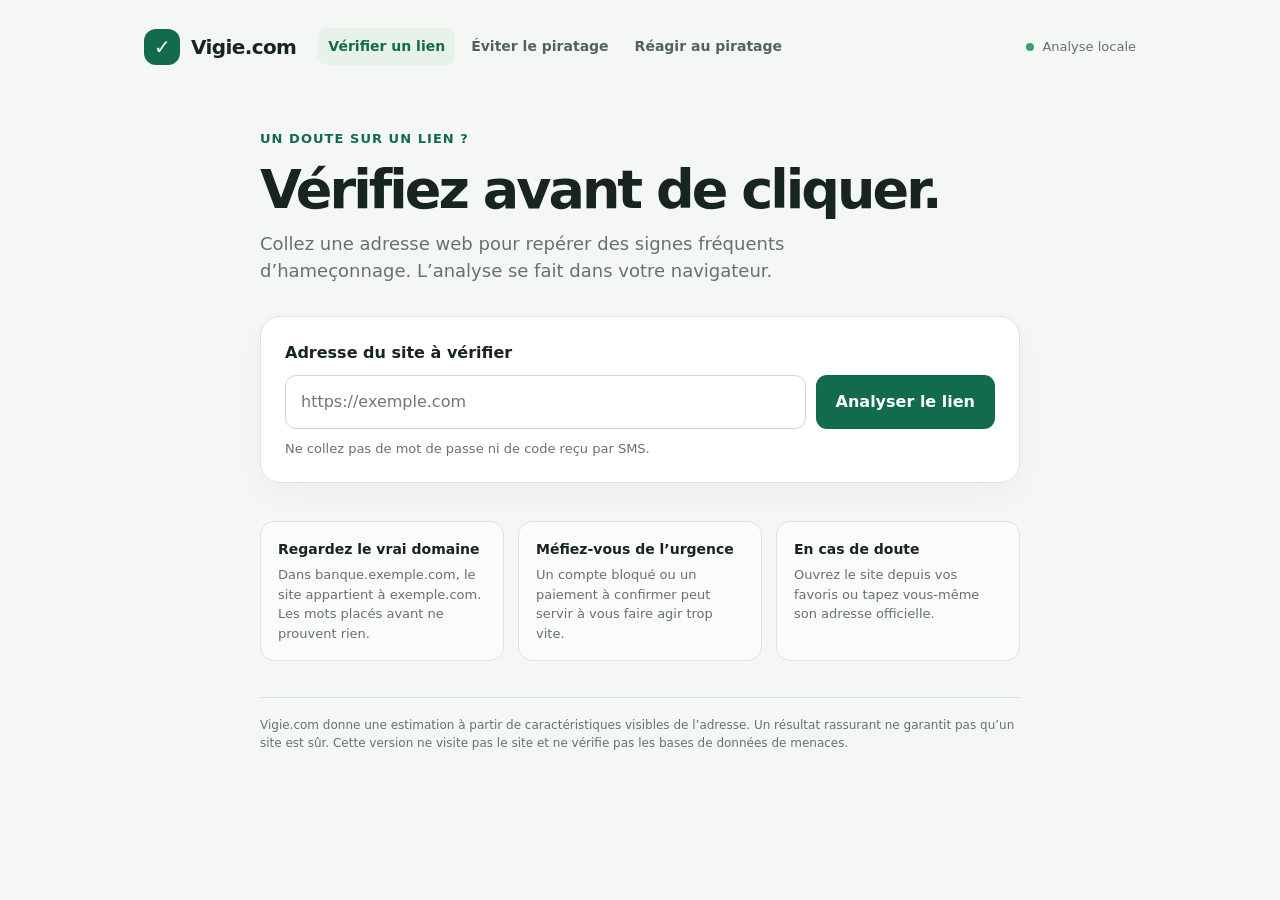
<file: index.html>
<!doctype html>
<html lang="fr">
<head>
  <meta charset="utf-8">
  <meta name="viewport" content="width=device-width, initial-scale=1">
  <meta name="theme-color" content="#f5f7f4">
  <meta name="description" content="Vérifiez des adresses web et apprenez les premiers gestes pour protéger vos comptes contre le phishing.">
  <title>Vigie.com — Vérifier un lien</title>
  <link rel="stylesheet" href="styles.css?v=2">
</head>
<body>
  <div class="wrap">
    <header class="site-header"><a class="brand" href="index.html"><span class="mark" aria-hidden="true">✓</span> Vigie.com</a><nav class="nav" aria-label="Navigation principale"><a aria-current="page" href="index.html">Vérifier un lien</a><a href="prevention.html">Éviter le piratage</a><a href="incident.html">Réagir au piratage</a></nav><span class="local"><span class="dot"></span> Analyse locale</span></header>
    <main>
      <div class="eyebrow">Un doute sur un lien ?</div>
      <h1>Vérifiez avant de cliquer.</h1>
      <p class="intro">Collez une adresse web pour repérer des signes fréquents d’hameçonnage. L’analyse se fait dans votre navigateur.</p>
      <section class="panel" aria-label="Analyse d'un lien">
        <form id="form"><label for="url">Adresse du site à vérifier</label><div class="inputrow"><input id="url" type="text" inputmode="url" autocomplete="url" placeholder="https://exemple.com" required><button type="submit">Analyser le lien</button></div><p class="hint">Ne collez pas de mot de passe ni de code reçu par SMS.</p></form>
        <div id="result" aria-live="polite"></div>
      </section>
      <section class="how" aria-label="Conseils de sécurité"><article><b>Regardez le vrai domaine</b><p>Dans banque.exemple.com, le site appartient à exemple.com. Les mots placés avant ne prouvent rien.</p></article><article><b>Méfiez-vous de l’urgence</b><p>Un compte bloqué ou un paiement à confirmer peut servir à vous faire agir trop vite.</p></article><article><b>En cas de doute</b><p>Ouvrez le site depuis vos favoris ou tapez vous-même son adresse officielle.</p></article></section>
    </main>
    <footer>Vigie.com donne une estimation à partir de caractéristiques visibles de l’adresse. Un résultat rassurant ne garantit pas qu’un site est sûr. Cette version ne visite pas le site et ne vérifie pas les bases de données de menaces.</footer>
  </div>
  <script>
    const form = document.querySelector('#form');
    const output = document.querySelector('#result');
    const knownBrands = ['google','microsoft','apple','paypal','amazon','facebook','instagram','netflix','whatsapp','orange','mtn','visa','mastercard','linkedin','dropbox','icloud'];
    const shorteners = ['bit.ly','tinyurl.com','t.co','goo.gl','ow.ly','cutt.ly','is.gd','shorturl.at'];
    const suspiciousWords = ['login','signin','verify','verification','secure','account','update','password','payment','wallet','claim','bonus','urgent','confirm','auth'];
    const unusualTlds = ['zip','top','xyz','click','loan','cam','icu','rest','country','gq'];
    const escapeHtml = value => String(value).replace(/[&<>"']/g, char => ({'&':'&amp;','<':'&lt;','>':'&gt;','"':'&quot;',"'":'&#39;'}[char]));
    function levenshtein(a,b){const row=Array.from({length:b.length+1},(_,i)=>i);for(let i=1;i<=a.length;i++){let prev=row[0];row[0]=i;for(let j=1;j<=b.length;j++){const old=row[j];row[j]=Math.min(row[j]+1,row[j-1]+1,prev+(a[i-1]===b[j-1]?0:1));prev=old}}return row[b.length]}
    function inspect(raw){
      const checks=[];let risk=0;
      const add=(title,detail,points=0)=>{checks.push({title,detail,points});risk+=points};
      let value=raw.trim();if(!/^[a-z][a-z\d+.-]*:\/\//i.test(value))value='https://'+value;
      let u;try{u=new URL(value)}catch{return {error:'Cette adresse ne semble pas valide. Vérifiez qu’elle est complète.'}}
      const host=u.hostname.toLowerCase().replace(/\.$/,'');
      if(!['http:','https:'].includes(u.protocol))add('Protocole inhabituel','Le lien n’utilise pas HTTP ou HTTPS.',3);
      else if(u.protocol==='https:')add('Connexion HTTPS','Le lien utilise HTTPS. Cela chiffre la connexion, mais ne prouve pas que le site est légitime.');
      else add('Pas de HTTPS','La connexion n’est pas chiffrée. Évitez d’y saisir des informations personnelles.',2);
      if(u.username||u.password)add('Identifiants intégrés au lien','Le lien contient des informations avant le nom de domaine, une technique parfois utilisée pour tromper.',3);
      else add('Aucun identifiant intégré','Aucun nom d’utilisateur ou mot de passe n’est intégré à l’adresse.');
      const ip=/^(\d{1,3}\.){3}\d{1,3}$/.test(host)||host.includes(':');
      if(ip)add('Adresse IP utilisée','Le site est indiqué par une adresse numérique plutôt qu’un nom de domaine habituel.',2);
      const labels=host.split('.');
      if(host.includes('xn--'))add('Nom international encodé','Le domaine contient un encodage qui peut masquer des caractères ressemblant à d’autres lettres.',3);
      const base=labels.length>=2?labels[labels.length-2]:host;
      const near=knownBrands.find(b=>base!==b&&base.length>3&&levenshtein(base,b)<=1);
      if(near)add('Ressemblance avec une marque connue',`Le nom « ${base} » ressemble à « ${near} », sans être identique. Vérifiez l’adresse officielle.`,3);
      else add('Pas de marque imitée détectée','Aucune ressemblance évidente avec les marques courantes intégrées à cette vérification.');
      const brandInSubdomain=labels.slice(0,-2).find(label=>knownBrands.includes(label));
      if(brandInSubdomain)add('Marque placée dans un sous-domaine',`« ${brandInSubdomain} » apparaît avant le domaine principal « ${base} ». Le site est contrôlé par le domaine placé juste avant l’extension.`,3);
      if(labels.length>=5)add('Beaucoup de sous-domaines',`L’adresse comporte ${labels.length-2} niveaux avant le domaine principal. Cela peut rendre le vrai domaine moins visible.`,1);
      if(host.length>45)add('Domaine inhabituellement long',`Le nom de domaine comporte ${host.length} caractères, ce qui peut rendre sa lecture difficile.`,1);
      const tld=labels.at(-1);
      if(unusualTlds.includes(tld))add('Extension parfois utilisée dans des liens à risque',`L’extension « .${tld} » mérite une vérification supplémentaire. Une extension seule ne permet pas de conclure.`,1);
      if((labels.slice(0,-1).join('').match(/\d/g)||[]).length>=4)add('Plusieurs chiffres dans le domaine','Le nom de domaine contient plusieurs chiffres. Vérifiez l’orthographe du site officiel.',1);
      const keyword=suspiciousWords.find(w=>`${host}${u.pathname}`.toLowerCase().includes(w));
      if(keyword)add('Terme souvent associé aux pièges',`Le mot « ${keyword} » apparaît dans l’adresse. Ce n’est pas une preuve, mais restez prudent.`,1);
      const port=u.port&& !['80','443'].includes(u.port);
      if(port)add('Port web inhabituel',`L’adresse utilise le port ${u.port}, rarement nécessaire pour un site grand public.`,1);
      if(shorteners.includes(host))add('Lien raccourci','La destination réelle est masquée. N’ouvrez le lien que si vous connaissez son expéditeur.',2);
      else add('Pas de raccourcisseur connu','Le domaine n’est pas dans la courte liste de raccourcisseurs courants.');
      if((u.pathname+u.search).length>100)add('Adresse très longue','Une adresse particulièrement longue peut cacher sa destination ou des paramètres inattendus.',1);
      return {u,host,checks,risk:Math.min(10,risk)};
    }
    form.addEventListener('submit',e=>{e.preventDefault();const data=inspect(document.querySelector('#url').value);output.style.display='block';if(data.error){output.innerHTML=`<div class="summary danger"><span class="symbol">!</span><div><h2>Adresse à corriger</h2><p>${data.error}</p></div></div>`;return}
      const level=data.risk>=6?'danger':data.risk>=3?'warn':'';
      const title=level==='danger'?'Plusieurs signaux de risque':level==='warn'?'Quelques points appellent à la prudence':'Peu de signaux suspects repérés';
      const desc=level==='danger'?'Évitez de vous connecter ou de saisir des informations sur ce site. Vérifiez par un canal officiel.':level==='warn'?'Ne saisissez aucune information sensible avant d’avoir vérifié l’adresse par un canal officiel.':'Cette vérification rapide n’a pas repéré beaucoup de signaux. Elle ne peut pas confirmer que le site est sûr.';
      const cls=level==='danger'?'danger':level==='warn'?'warn':'';
      output.innerHTML=`<div class="summary ${cls}"><span class="symbol">${level==='danger'?'!':level==='warn'?'?':'✓'}</span><div><h2>${title}</h2><p>${desc}</p></div></div><div class="scoreline"><span>Signaux observés</span><span>${data.risk}/10</span></div><div class="track"><div class="fill ${cls}" style="width:${data.risk*10}%"></div></div><ul class="checks">${data.checks.map(c=>`<li><span class="badge ${c.points?'bad':'good'}">${c.points?'!':'✓'}</span><div><strong>${escapeHtml(c.title)}</strong><small>${escapeHtml(c.detail)}</small></div></li>`).join('')}</ul><p class="note">Domaine analysé : <strong>${escapeHtml(data.host)}</strong>. Aucun contenu du site n’a été chargé.</p>`;
    });
  </script>
</body>
</html>
</file>
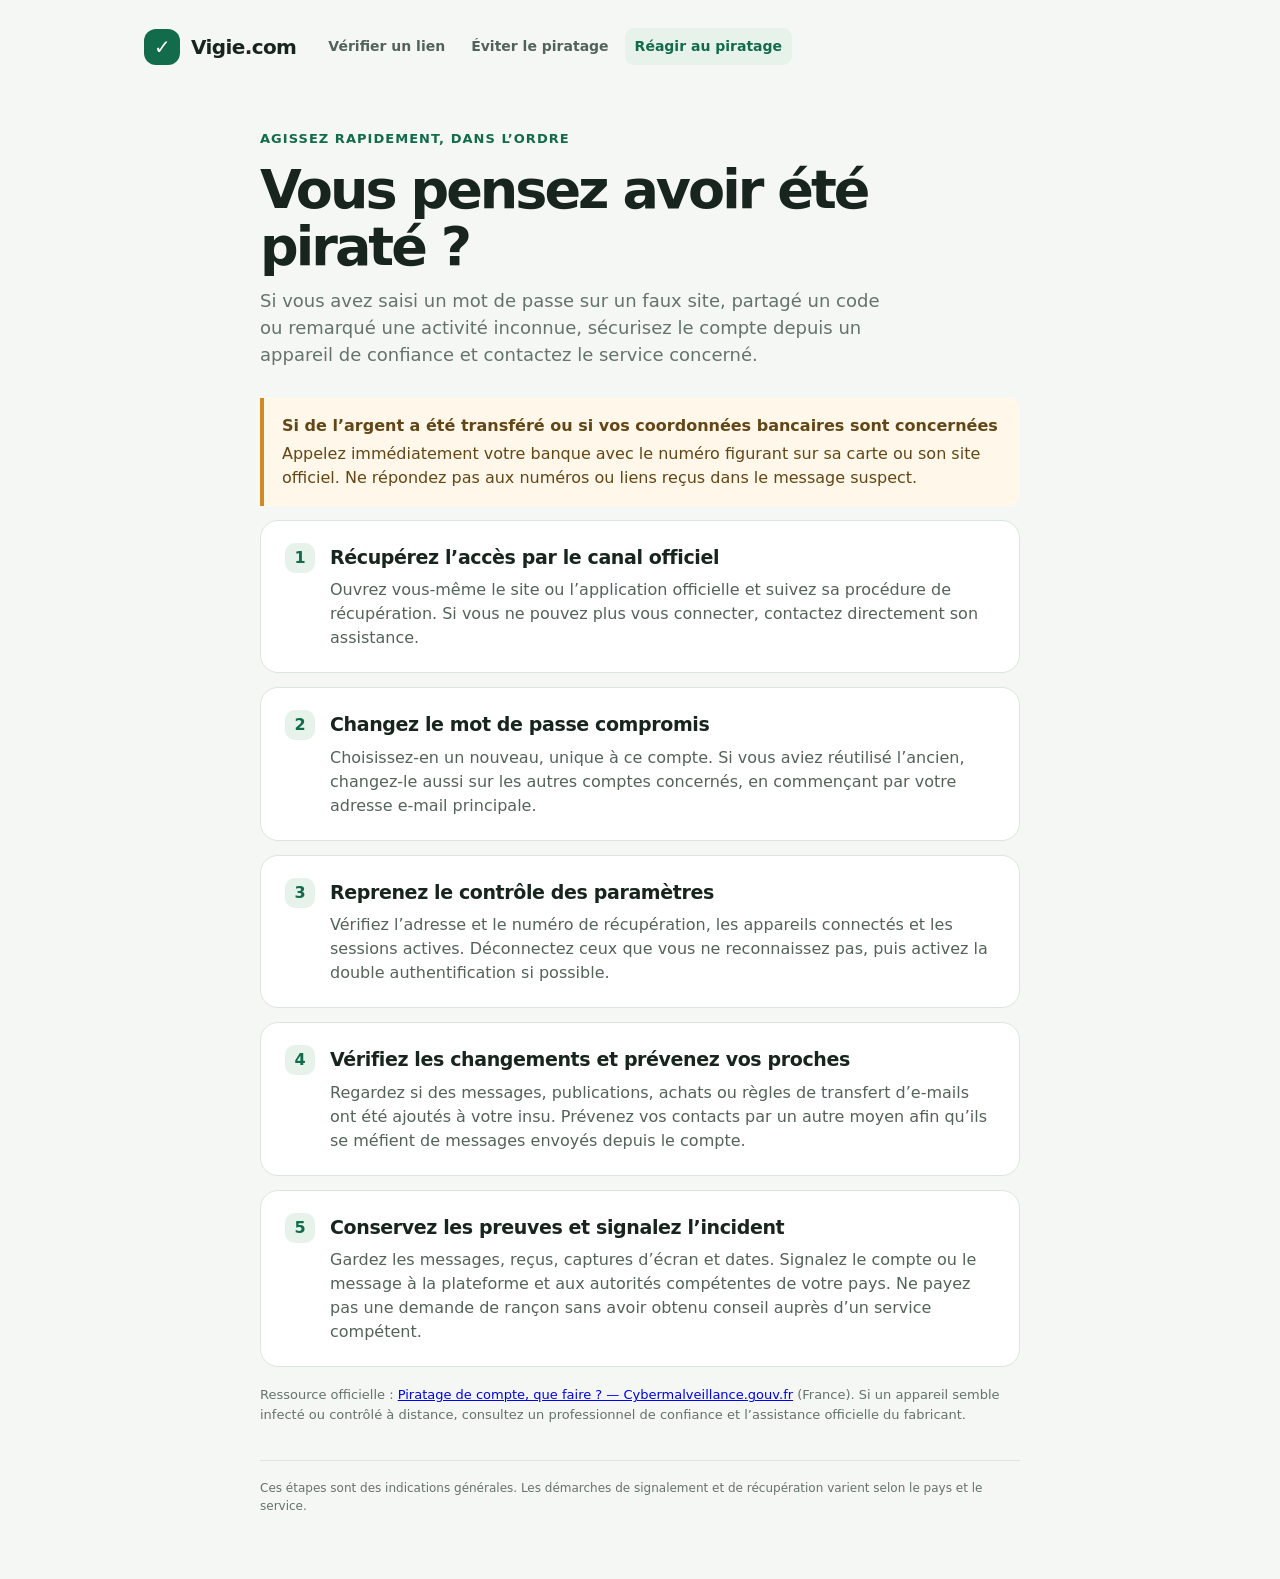
<file: incident.html>
<!doctype html>
<html lang="fr">
<head>
  <meta charset="utf-8"><meta name="viewport" content="width=device-width, initial-scale=1"><meta name="theme-color" content="#f5f7f4">
  <meta name="description" content="Les premières mesures à prendre si un compte ou un appareil semble piraté.">
  <title>Réagir après un piratage — Vigie.com</title><link rel="stylesheet" href="styles.css?v=2">
</head>
<body><div class="wrap">
  <header class="site-header"><a class="brand" href="index.html"><span class="mark" aria-hidden="true">✓</span> Vigie.com</a><nav class="nav" aria-label="Navigation principale"><a href="index.html">Vérifier un lien</a><a href="prevention.html">Éviter le piratage</a><a aria-current="page" href="incident.html">Réagir au piratage</a></nav></header>
  <main class="page">
    <div class="eyebrow">Agissez rapidement, dans l’ordre</div><h1>Vous pensez avoir été piraté ?</h1>
    <p class="intro">Si vous avez saisi un mot de passe sur un faux site, partagé un code ou remarqué une activité inconnue, sécurisez le compte depuis un appareil de confiance et contactez le service concerné.</p>
    <div class="callout"><strong>Si de l’argent a été transféré ou si vos coordonnées bancaires sont concernées</strong>Appelez immédiatement votre banque avec le numéro figurant sur sa carte ou son site officiel. Ne répondez pas aux numéros ou liens reçus dans le message suspect.</div>
    <article class="page-card"><div class="step"><span class="stepnum">1</span><div><h2>Récupérez l’accès par le canal officiel</h2><p>Ouvrez vous-même le site ou l’application officielle et suivez sa procédure de récupération. Si vous ne pouvez plus vous connecter, contactez directement son assistance.</p></div></div></article>
    <article class="page-card"><div class="step"><span class="stepnum">2</span><div><h2>Changez le mot de passe compromis</h2><p>Choisissez-en un nouveau, unique à ce compte. Si vous aviez réutilisé l’ancien, changez-le aussi sur les autres comptes concernés, en commençant par votre adresse e-mail principale.</p></div></div></article>
    <article class="page-card"><div class="step"><span class="stepnum">3</span><div><h2>Reprenez le contrôle des paramètres</h2><p>Vérifiez l’adresse et le numéro de récupération, les appareils connectés et les sessions actives. Déconnectez ceux que vous ne reconnaissez pas, puis activez la double authentification si possible.</p></div></div></article>
    <article class="page-card"><div class="step"><span class="stepnum">4</span><div><h2>Vérifiez les changements et prévenez vos proches</h2><p>Regardez si des messages, publications, achats ou règles de transfert d’e-mails ont été ajoutés à votre insu. Prévenez vos contacts par un autre moyen afin qu’ils se méfient de messages envoyés depuis le compte.</p></div></div></article>
    <article class="page-card"><div class="step"><span class="stepnum">5</span><div><h2>Conservez les preuves et signalez l’incident</h2><p>Gardez les messages, reçus, captures d’écran et dates. Signalez le compte ou le message à la plateforme et aux autorités compétentes de votre pays. Ne payez pas une demande de rançon sans avoir obtenu conseil auprès d’un service compétent.</p></div></div></article>
    <p class="note">Ressource officielle : <a href="https://www.cybermalveillance.gouv.fr/tous-nos-contenus/fiches-reflexes/piratage-de-compte" target="_blank" rel="noopener noreferrer">Piratage de compte, que faire ? — Cybermalveillance.gouv.fr</a> (France). Si un appareil semble infecté ou contrôlé à distance, consultez un professionnel de confiance et l’assistance officielle du fabricant.</p>
  </main><footer>Ces étapes sont des indications générales. Les démarches de signalement et de récupération varient selon le pays et le service.</footer>
</div></body></html>
</file>
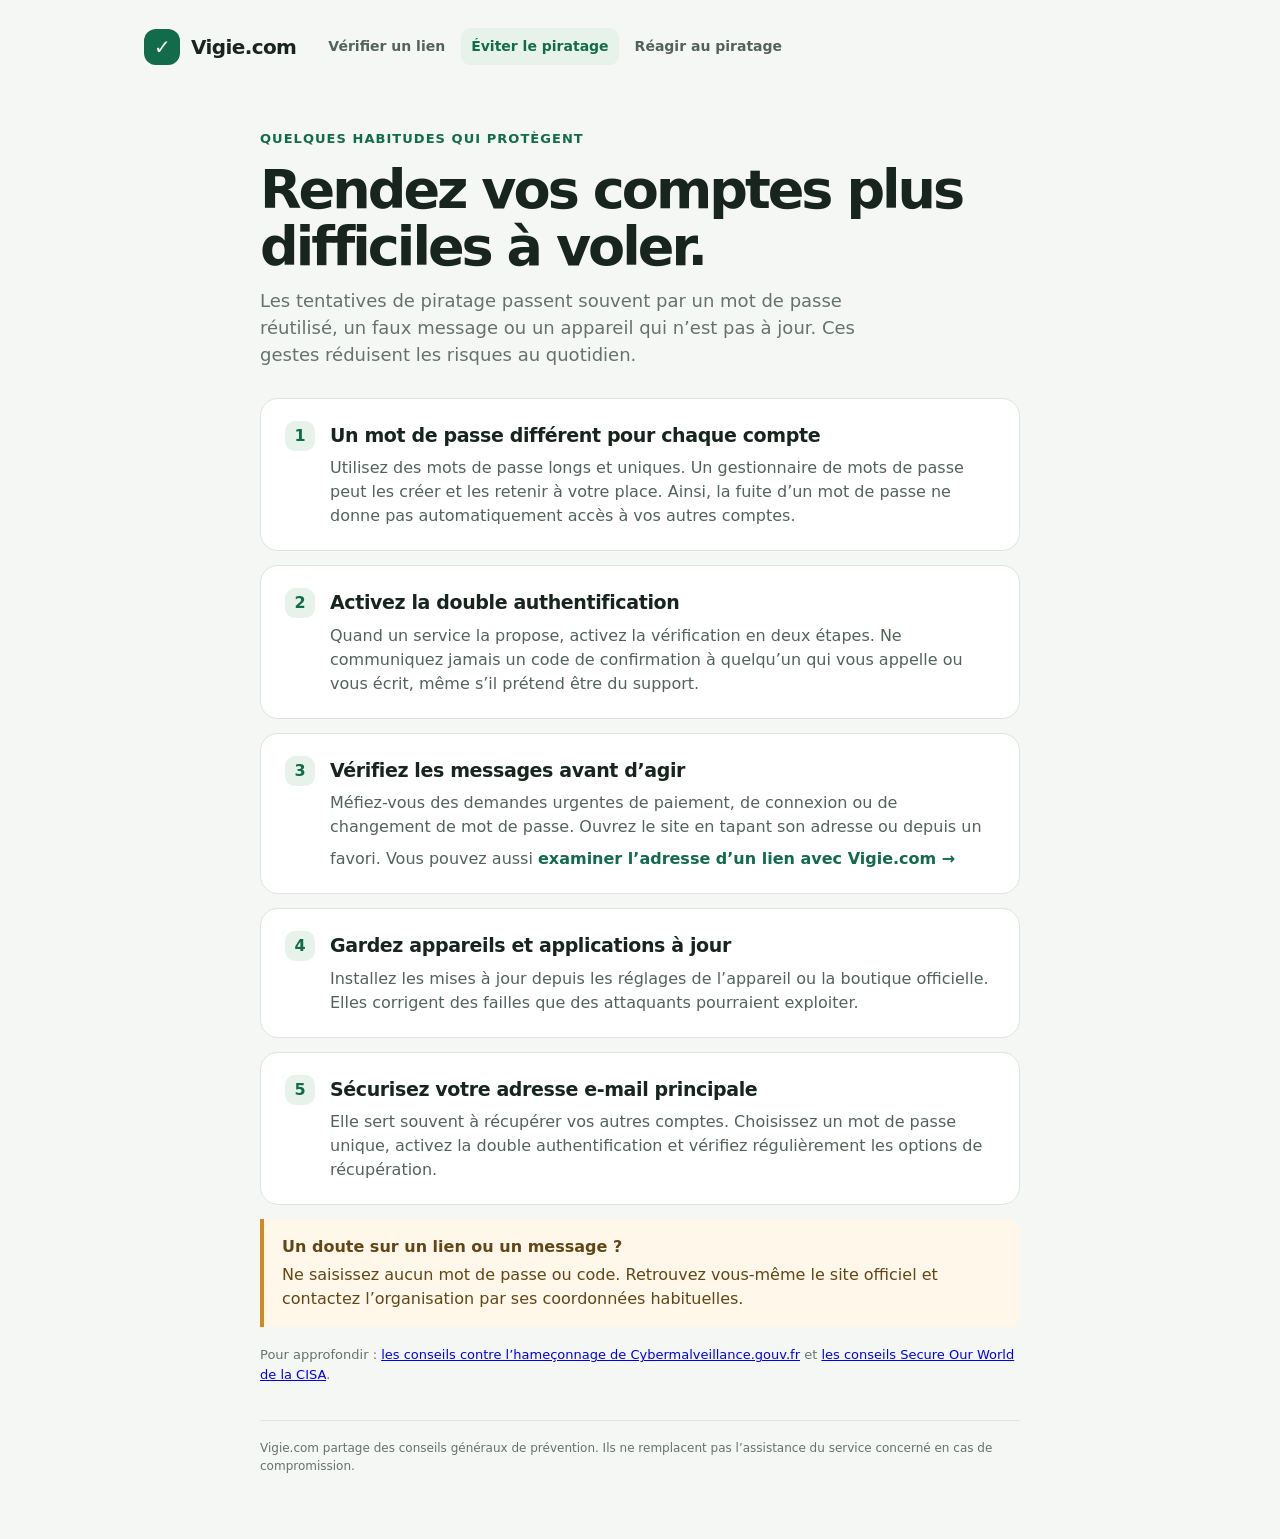
<file: prevention.html>
<!doctype html>
<html lang="fr">
<head>
  <meta charset="utf-8"><meta name="viewport" content="width=device-width, initial-scale=1"><meta name="theme-color" content="#f5f7f4">
  <meta name="description" content="Des gestes simples pour protéger vos comptes et appareils contre le phishing et le piratage.">
  <title>Éviter le piratage — Vigie.com</title><link rel="stylesheet" href="styles.css?v=2">
</head>
<body><div class="wrap">
  <header class="site-header"><a class="brand" href="index.html"><span class="mark" aria-hidden="true">✓</span> Vigie.com</a><nav class="nav" aria-label="Navigation principale"><a href="index.html">Vérifier un lien</a><a aria-current="page" href="prevention.html">Éviter le piratage</a><a href="incident.html">Réagir au piratage</a></nav></header>
  <main class="page">
    <div class="eyebrow">Quelques habitudes qui protègent</div><h1>Rendez vos comptes plus difficiles à voler.</h1>
    <p class="intro">Les tentatives de piratage passent souvent par un mot de passe réutilisé, un faux message ou un appareil qui n’est pas à jour. Ces gestes réduisent les risques au quotidien.</p>
    <article class="page-card"><div class="step"><span class="stepnum">1</span><div><h2>Un mot de passe différent pour chaque compte</h2><p>Utilisez des mots de passe longs et uniques. Un gestionnaire de mots de passe peut les créer et les retenir à votre place. Ainsi, la fuite d’un mot de passe ne donne pas automatiquement accès à vos autres comptes.</p></div></div></article>
    <article class="page-card"><div class="step"><span class="stepnum">2</span><div><h2>Activez la double authentification</h2><p>Quand un service la propose, activez la vérification en deux étapes. Ne communiquez jamais un code de confirmation à quelqu’un qui vous appelle ou vous écrit, même s’il prétend être du support.</p></div></div></article>
    <article class="page-card"><div class="step"><span class="stepnum">3</span><div><h2>Vérifiez les messages avant d’agir</h2><p>Méfiez-vous des demandes urgentes de paiement, de connexion ou de changement de mot de passe. Ouvrez le site en tapant son adresse ou depuis un favori. Vous pouvez aussi <a class="page-link" href="index.html">examiner l’adresse d’un lien avec Vigie.com →</a></p></div></div></article>
    <article class="page-card"><div class="step"><span class="stepnum">4</span><div><h2>Gardez appareils et applications à jour</h2><p>Installez les mises à jour depuis les réglages de l’appareil ou la boutique officielle. Elles corrigent des failles que des attaquants pourraient exploiter.</p></div></div></article>
    <article class="page-card"><div class="step"><span class="stepnum">5</span><div><h2>Sécurisez votre adresse e-mail principale</h2><p>Elle sert souvent à récupérer vos autres comptes. Choisissez un mot de passe unique, activez la double authentification et vérifiez régulièrement les options de récupération.</p></div></div></article>
    <div class="callout"><strong>Un doute sur un lien ou un message ?</strong>Ne saisissez aucun mot de passe ou code. Retrouvez vous-même le site officiel et contactez l’organisation par ses coordonnées habituelles.</div>
    <p class="note">Pour approfondir : <a href="https://www.cybermalveillance.gouv.fr/tous-nos-contenus/fiches-reflexes/hameconnage-phishing" target="_blank" rel="noopener noreferrer">les conseils contre l’hameçonnage de Cybermalveillance.gouv.fr</a> et <a href="https://www.cisa.gov/secure-our-world" target="_blank" rel="noopener noreferrer">les conseils Secure Our World de la CISA</a>.</p>
  </main><footer>Vigie.com partage des conseils généraux de prévention. Ils ne remplacent pas l’assistance du service concerné en cas de compromission.</footer>
</div></body></html>
</file>
<file: styles.css>
:root { color-scheme: light; --ink:#17251e; --muted:#64736b; --green:#126b4a; --mint:#e7f2eb; --line:#dce5de; --paper:#fff; --bg:#f5f7f4; --amber:#9a5a08; --red:#ad3434; }
    * { box-sizing:border-box }
    body { margin:0; font:16px/1.5 Inter,ui-sans-serif,system-ui,-apple-system,BlinkMacSystemFont,"Segoe UI",sans-serif; color:var(--ink); background:var(--bg) }
    .wrap { max-width:1040px; margin:auto; padding:28px 24px 64px }
    header { display:flex; align-items:center; justify-content:space-between; margin-bottom:76px }
    .brand { display:flex; gap:11px; align-items:center; font-weight:750; letter-spacing:-.03em; font-size:20px }
    .mark { width:36px;height:36px;border-radius:12px;background:var(--green);display:grid;place-items:center;color:white }
    .local { font-size:13px;color:var(--muted);display:flex;align-items:center;gap:8px }
    .dot { width:8px;height:8px;border-radius:50%;background:#37a36f }
    main { max-width:760px; margin:0 auto }
    .eyebrow { color:var(--green);font-weight:700;font-size:13px;letter-spacing:.08em;text-transform:uppercase }
    h1 { margin:12px 0 12px; font-size:clamp(34px,6vw,54px);line-height:1.06;letter-spacing:-.055em }
    .intro { margin:0;color:var(--muted);font-size:18px;max-width:640px }
    .panel { background:var(--paper);border:1px solid var(--line);border-radius:20px;padding:24px;margin-top:32px;box-shadow:0 12px 32px #1936270a }
    label { display:block;font-weight:650;margin-bottom:10px }
    .inputrow { display:flex;gap:10px }
    input { min-width:0;flex:1;border:1px solid #cbd8ce;border-radius:11px;padding:14px 15px;font:inherit;outline:none }
    input:focus { border-color:var(--green);box-shadow:0 0 0 3px #126b4a1c }
    button { border:0;border-radius:11px;padding:0 20px;background:var(--green);color:white;font:inherit;font-weight:700;cursor:pointer }
    button:hover { background:#0d583c }
    .hint { margin:10px 0 0;color:var(--muted);font-size:13px }
    #result { display:none;margin-top:20px }
    .summary { display:flex;align-items:flex-start;gap:14px;padding:18px;border-radius:14px;background:var(--mint) }
    .summary.warn { background:#fff4df }.summary.danger { background:#fff0ef }
    .symbol { flex:none;width:34px;height:34px;border-radius:50%;background:white;display:grid;place-items:center;font-weight:800;color:var(--green) }
    .warn .symbol { color:var(--amber) }.danger .symbol { color:var(--red) }
    .summary h2 { margin:0;font-size:18px;line-height:1.3 }.summary p { margin:5px 0 0;color:#53635a;font-size:14px }
    .scoreline { margin:17px 0 10px;display:flex;justify-content:space-between;color:var(--muted);font-size:13px }
    .track {height:7px;background:#e8ede9;border-radius:9px;overflow:hidden}.fill {height:100%;width:0;background:var(--green);transition:width .25s}.fill.warn{background:#d08a24}.fill.danger{background:#c94b43}
    .checks { list-style:none;padding:0;margin:16px 0 0;border-top:1px solid var(--line) }
    .checks li { display:flex;gap:11px;padding:12px 0;border-bottom:1px solid var(--line);font-size:14px }
    .badge { flex:none;width:20px;height:20px;border-radius:50%;background:#e8f3eb;color:var(--green);display:grid;place-items:center;font-size:12px;font-weight:800 }
    .badge.bad {background:#fff0df;color:var(--amber)}.badge.good {background:#f0f2f0;color:#637168}
    .checks strong {display:block;font-weight:650}.checks small{display:block;color:var(--muted);margin-top:2px;font-size:13px}
    .note { margin-top:18px;color:var(--muted);font-size:13px }
    .how { display:grid;grid-template-columns:repeat(3,1fr);gap:14px;margin-top:38px }
    .how article { padding:17px;border:1px solid var(--line);border-radius:14px;background:#ffffff8a }
    .how b {display:block;font-size:14px;margin-bottom:5px}.how p{margin:0;color:var(--muted);font-size:13px}
    footer {max-width:760px;margin:36px auto 0;color:var(--muted);font-size:12px;border-top:1px solid var(--line);padding-top:18px}
    @media(max-width:600px){header{margin-bottom:48px}.wrap{padding:20px 16px 40px}.panel{padding:18px}.inputrow{flex-direction:column}button{height:48px}.how{grid-template-columns:1fr}}
    .site-header { gap:22px; flex-wrap:wrap; margin-bottom:64px }
    .site-header .brand { color:var(--ink); text-decoration:none; flex:none }
    .nav { display:flex; gap:6px; align-items:center; flex:1; flex-wrap:wrap }
    .nav a { color:#526359; text-decoration:none; font-size:14px; font-weight:600; padding:8px 10px; border-radius:9px }
    .nav a:hover,.nav a[aria-current="page"] { color:var(--green); background:var(--mint) }
    .page { max-width:760px; margin:0 auto }
    .page .intro { margin-bottom:30px }
    .page-card { background:var(--paper); border:1px solid var(--line); border-radius:18px; padding:22px 24px; margin:14px 0 }
    .page-card h2 { margin:0 0 7px; font-size:19px; letter-spacing:-.02em }
    .page-card p { margin:0; color:#53635a }
    .page-card ul,.page-card ol { margin:10px 0 0; padding-left:22px; color:#53635a }
    .page-card li { padding:3px 0 }
    .step { display:flex; gap:15px; align-items:flex-start }
    .stepnum { flex:none; height:30px; width:30px; display:grid; place-items:center; border-radius:10px; color:var(--green); background:var(--mint); font-weight:750 }
    .callout { border-left:4px solid #d08a24; background:#fff7e9; padding:16px 18px; border-radius:0 12px 12px 0; color:#634615 }
    .callout strong { display:block; margin-bottom:4px }
    .page-link { display:inline-flex; margin-top:8px; font-weight:700; color:var(--green); text-decoration:none }
    .page-link:hover { text-decoration:underline }
    @media(max-width:760px){.site-header{margin-bottom:42px}.nav{order:3;flex-basis:100%;overflow:visible;flex-wrap:wrap}.nav a{white-space:nowrap}.site-header .local{margin-left:auto}}
    @media(max-width:600px){.page-card{padding:18px}}
</file>
